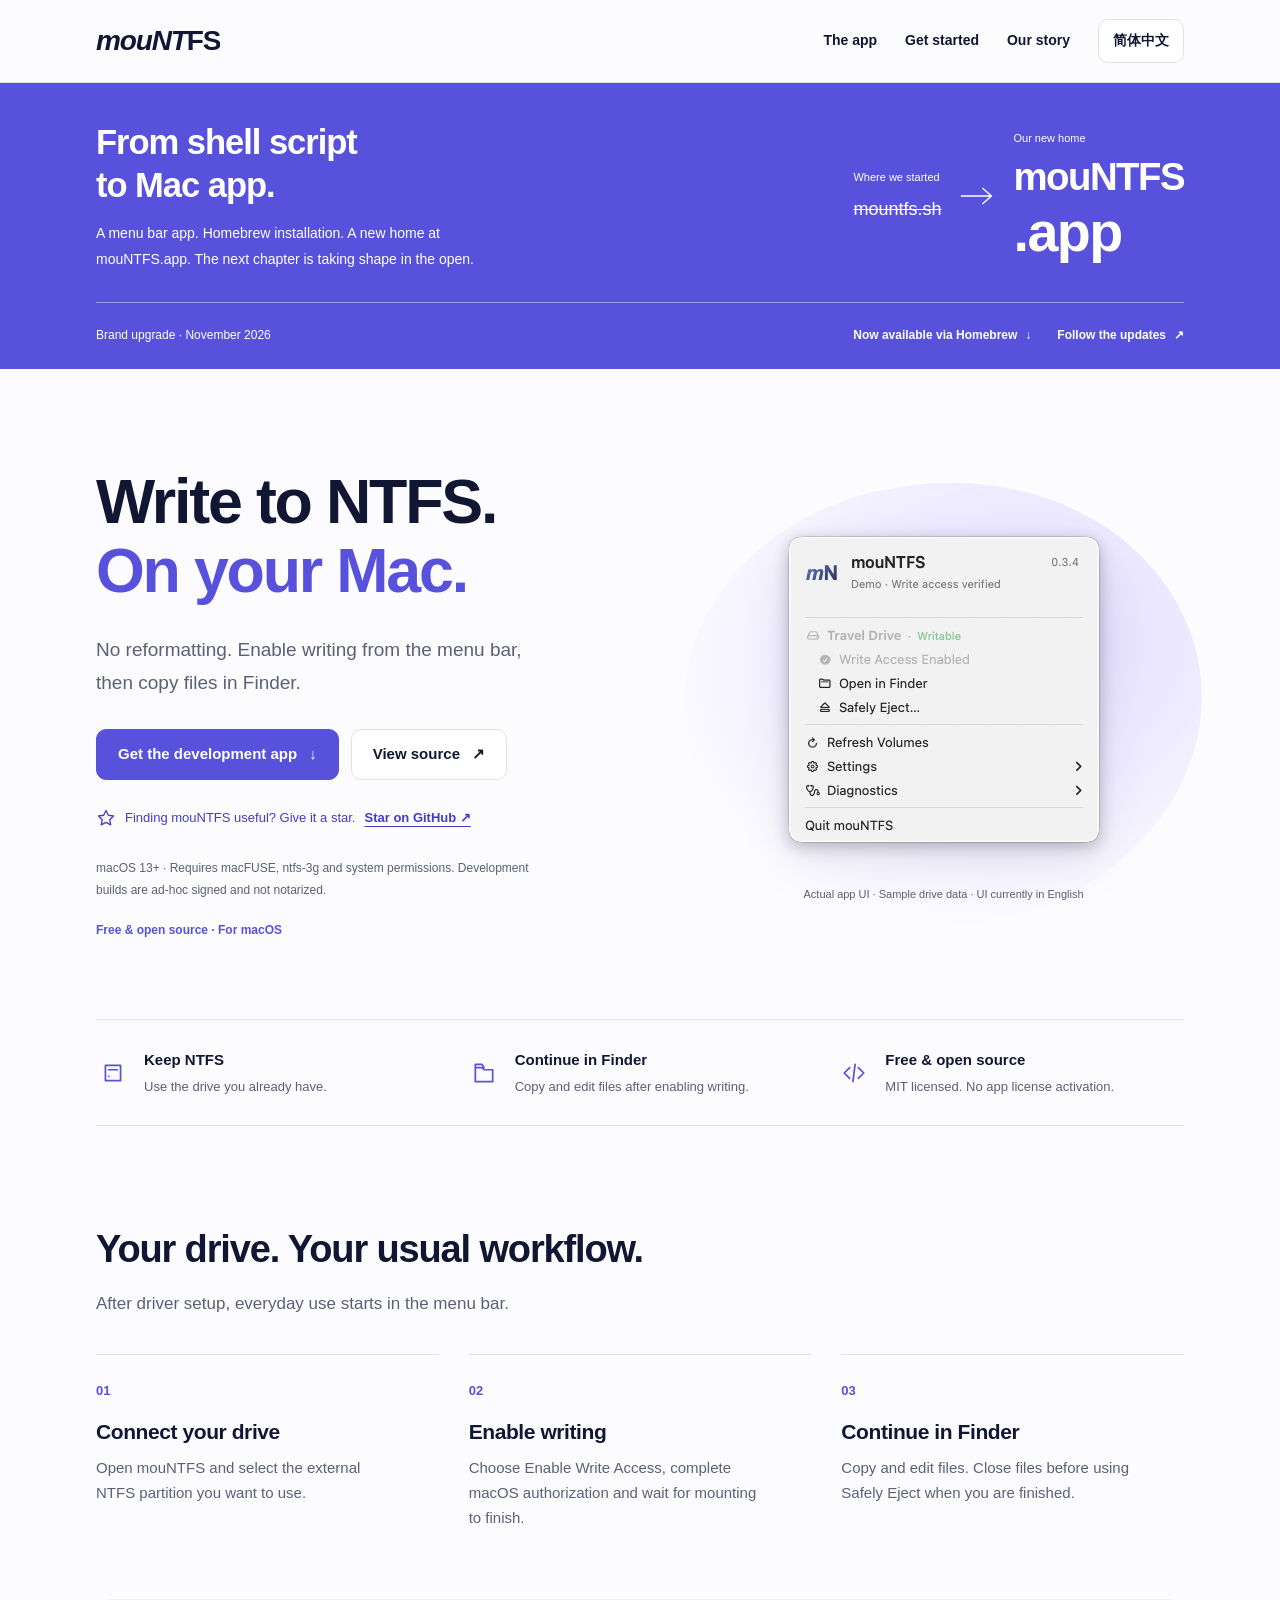
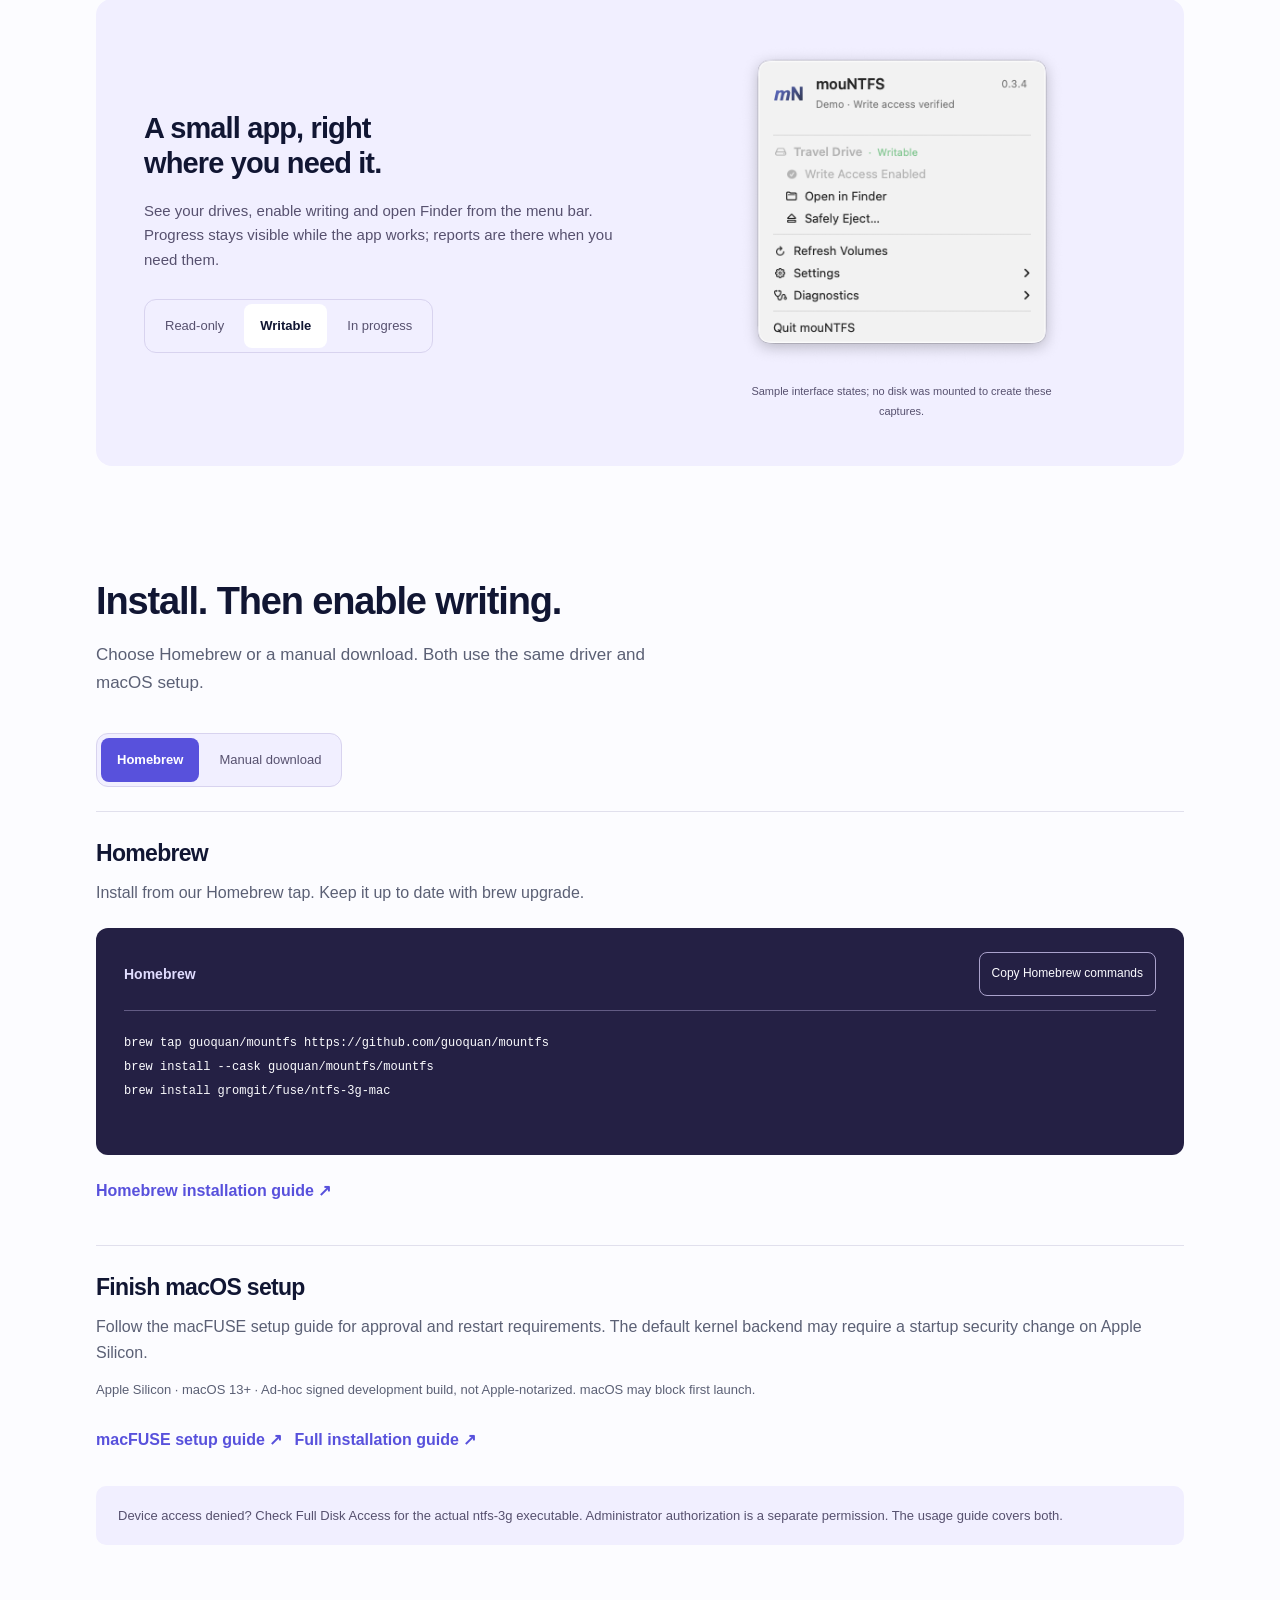
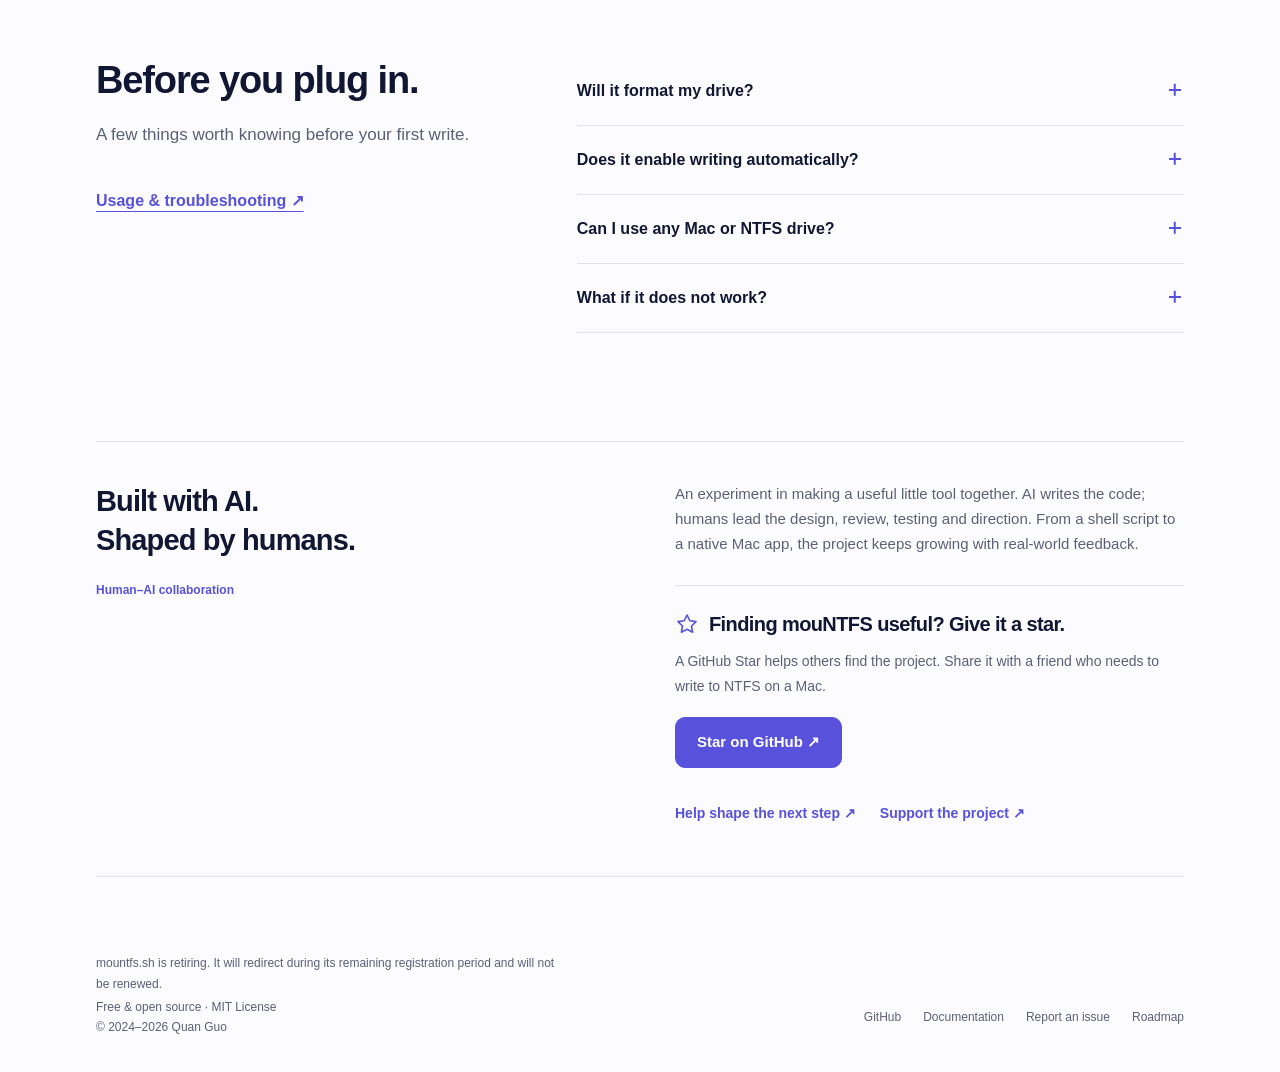
<file: index.html>
<!doctype html>
<html lang="en">
<head>
  <meta charset="utf-8"><meta name="viewport" content="width=device-width, initial-scale=1">
  <title>mouNTFS — Write to NTFS. On your Mac.</title><meta name="description" content="A free, open-source Mac menu bar app for external NTFS drives. Keep NTFS, enable writing and continue in Finder. Requires macFUSE and ntfs-3g.">
  <meta name="theme-color" content="#fcfcff"><link rel="canonical" href="https://mountfs.app/">
  <link rel="alternate" hreflang="en" href="https://mountfs.app/">
  <link rel="alternate" hreflang="zh-CN" href="https://mountfs.app/zh-CN.html">
  <link rel="alternate" hreflang="x-default" href="https://mountfs.app/">
  <meta property="og:type" content="website"><meta property="og:url" content="https://mountfs.app/">
  <meta property="og:title" content="mouNTFS — Write to NTFS. On your Mac."><meta property="og:description" content="A free, open-source Mac menu bar app for external NTFS drives. Keep NTFS, enable writing and continue in Finder. Requires macFUSE and ntfs-3g.">
  <meta property="og:locale" content="en_US">
  <meta property="og:image" content="https://mountfs.app/assets/brand-upgrade.jpg">
  <meta property="og:image:alt" content="mouNTFS — Write to NTFS. On your Mac."><meta property="og:image:width" content="1774"><meta property="og:image:height" content="887">
  <meta name="twitter:card" content="summary_large_image"><meta name="twitter:site" content="@guoquan">
  <meta name="twitter:image" content="https://mountfs.app/assets/brand-upgrade.jpg">
  <link rel="icon" type="image/svg+xml" href="assets/icon.svg">
  <link rel="stylesheet" href="assets/site.css"><script src="assets/site.js" defer></script>
</head>
<body class="en">
<a class="skip" href="#main">Skip to content</a>
<header class="header"><nav class="wrap nav" aria-label="Main navigation">
  <a href="index.html" class="wordmark" aria-label="mouNTFS"><span class="logo-prefix" aria-hidden="true">https://</span><span class="logo-name"><span class="mount">mouNT</span><span class="fs">FS</span></span><span class="logo-suffix" aria-hidden="true">.app</span></a>
  <div class="nav-links"><a class="desktop" href="#app">The app</a><a href="#get-started">Get started</a><a class="desktop" href="#story">Our story</a><a class="language" href="zh-CN.html" lang="zh-CN" hreflang="zh-CN">简体中文</a></div>
</nav></header>
<main id="main">
<section class="upgrade-banner" aria-labelledby="upgrade-title"><div class="wrap">
  <div class="upgrade-grid"><div class="upgrade-copy"><h2 id="upgrade-title">From shell script to Mac app.</h2><p>A menu bar app. Homebrew installation. A new home at mouNTFS.app. The next chapter is taking shape in the open.</p></div>
    <div class="upgrade-domain" aria-label="Website moves from mountfs.sh to mountfs.app"><div class="domain-before"><span>Where we started</span><s>mountfs.sh</s></div><svg viewBox="0 0 40 24" aria-hidden="true"><path d="M2 12h34M26 3l10 9-10 9"/></svg><div class="domain-after"><span>Our new home</span><strong>mouNTFS<span>.app</span></strong></div></div>
  </div>
  <div class="upgrade-footer"><time datetime="2026-11">Brand upgrade · November 2026</time><div class="upgrade-links"><div class="brew-announcement"><a href="#get-started">Now available via Homebrew <span aria-hidden="true">↓</span></a></div><a data-update-link href="https://github.com/guoquan/mountfs/releases">Follow the updates <span aria-hidden="true">↗</span></a></div></div>
</div></section>
<section class="hero"><div class="wrap"><div class="hero-grid">
  <div class="hero-text">
    <h1>Write to NTFS.<span>On your Mac.</span></h1><p class="hero-copy">No reformatting. Enable writing from the menu bar, then copy files in Finder.</p>
    <div class="actions"><a class="button primary" href="https://github.com/guoquan/mountfs/releases">Get the development app<span aria-hidden="true">↓</span></a><a class="button" href="https://github.com/guoquan/mountfs/tree/main">View source<span aria-hidden="true">↗</span></a></div>
    <a class="hero-star" data-hero-star href="https://github.com/guoquan/mountfs"><svg viewBox="0 0 24 24" aria-hidden="true"><path d="m12 3 2.8 5.7 6.2.9-4.5 4.4 1.1 6.2-5.6-2.9-5.6 2.9 1.1-6.2L3 9.6l6.2-.9Z"/></svg><span>Finding mouNTFS useful? Give it a star.</span><strong>Star on GitHub ↗</strong></a>
    <p class="fine">macOS 13+ · Requires macFUSE, ntfs-3g and system permissions. Development builds are ad-hoc signed and not notarized.</p><p class="hero-signoff">Free &amp; open source · For macOS</p>
  </div>
  <figure class="hero-art"><img class="app-image" src="assets/menu-writable.png" alt="Actual mouNTFS menu with a sample drive marked writable" width="356" height="351" fetchpriority="high"><figcaption>Actual app UI · Sample drive data · UI currently in English</figcaption></figure>
</div><div class="benefits"><div class="benefit"><span class="symbol" aria-hidden="true"><svg viewBox="0 0 24 24" fill="none" stroke="currentColor" stroke-width="1.6" stroke-linecap="round" stroke-linejoin="round"><path d="M5 5h14v14H5zM8 15h.01M8 9h8"/></svg></span><div><strong>Keep NTFS</strong><p>Use the drive you already have.</p></div></div><div class="benefit"><span class="symbol" aria-hidden="true"><svg viewBox="0 0 24 24" fill="none" stroke="currentColor" stroke-width="1.6" stroke-linecap="round" stroke-linejoin="round"><path d="M4 7h6l2 2h8v11H4zM4 7V4h6l2 3"/></svg></span><div><strong>Continue in Finder</strong><p>Copy and edit files after enabling writing.</p></div></div><div class="benefit"><span class="symbol" aria-hidden="true"><svg viewBox="0 0 24 24" fill="none" stroke="currentColor" stroke-width="1.6" stroke-linecap="round" stroke-linejoin="round"><path d="m8 7-5 5 5 5m8-10 5 5-5 5m-3-13-2 16"/></svg></span><div><strong>Free &amp; open source</strong><p>MIT licensed. No app license activation.</p></div></div></div></div></section>
<section id="app" class="section wrap"><div class="section-head"><h2>Your drive. Your usual workflow.</h2><p>After driver setup, everyday use starts in the menu bar.</p></div>
  <div class="steps"><article class="step"><div class="number">01</div><h3>Connect your drive</h3><p>Open mouNTFS and select the external NTFS partition you want to use.</p></article><article class="step"><div class="number">02</div><h3>Enable writing</h3><p>Choose Enable Write Access, complete macOS authorization and wait for mounting to finish.</p></article><article class="step"><div class="number">03</div><h3>Continue in Finder</h3><p>Copy and edit files. Close files before using Safely Eject when you are finished.</p></article></div>
  <div class="showcase"><div><h3>A small app, right where you need it.</h3><p>See your drives, enable writing and open Finder from the menu bar. Progress stays visible while the app works; reports are there when you need them.</p>
    <div class="tabs" role="tablist" aria-label="Example app states" data-tabs><button class="tab" role="tab" id="tab-0" aria-controls="panel-0" aria-selected="false" tabindex="-1">Read-only</button><button class="tab" role="tab" id="tab-1" aria-controls="panel-1" aria-selected="true" tabindex="0">Writable</button><button class="tab" role="tab" id="tab-2" aria-controls="panel-2" aria-selected="false" tabindex="-1">In progress</button></div>
    <noscript><p class="no-js">The writable example is shown below. Enable JavaScript to switch between all three examples.</p></noscript>
  </div><figure class="preview"><div id="panel-0" role="tabpanel" aria-labelledby="tab-0" tabindex="0" hidden><img src="assets/menu-readonly.png" alt="Actual menu with a read-only sample NTFS drive" width="356" height="351" loading="lazy"></div><div id="panel-1" role="tabpanel" aria-labelledby="tab-1" tabindex="0" ><img src="assets/menu-writable.png" alt="Actual menu with a writable sample NTFS drive" width="356" height="351" loading="lazy"></div><div id="panel-2" role="tabpanel" aria-labelledby="tab-2" tabindex="0" hidden><img src="assets/menu-progress.png" alt="Actual menu during a sample mounting operation" width="356" height="351" loading="lazy"></div><figcaption>Sample interface states; no disk was mounted to create these captures.</figcaption></figure></div>
</section>
<section id="get-started" class="section wrap"><div class="section-head"><h2>Install. Then enable writing.</h2><p>Choose Homebrew or a manual download. Both use the same driver and macOS setup.</p></div>
  <div class="tabs install-tabs" role="tablist" aria-label="Installation method" data-tabs hidden>
    <button class="tab" id="install-tab-brew" role="tab" aria-controls="install-brew" aria-selected="true" tabindex="0">Homebrew</button>
    <button class="tab" id="install-tab-manual" role="tab" aria-controls="install-manual" aria-selected="false" tabindex="-1">Manual download</button>
  </div>
  <div class="installation">
    <div id="install-brew" class="install-panel" role="tabpanel" aria-labelledby="install-tab-brew" tabindex="0">
      <h3>Homebrew</h3><p>Install from our Homebrew tap. Keep it up to date with brew upgrade.</p>
      <div class="brew-install"><div class="brew-toolbar"><span>Homebrew</span><button class="brew-copy" data-copy="brew-commands" data-feedback="brew-feedback" data-success="Commands copied." data-fallback="Commands selected. Press ⌘C or Ctrl+C to copy.">Copy Homebrew commands</button></div>
        <pre><code id="brew-commands">brew tap guoquan/mountfs https://github.com/guoquan/mountfs
brew install --cask guoquan/mountfs/mountfs
brew install gromgit/fuse/ntfs-3g-mac</code></pre>
        <p id="brew-feedback" class="brew-feedback" role="status" aria-live="polite"></p>
      </div><a class="text-link install-guide" href="https://github.com/guoquan/mountfs/blob/main/docs/HOMEBREW.md">Homebrew installation guide ↗</a>
    </div>
    <div id="install-manual" class="install-panel" role="tabpanel" aria-labelledby="install-tab-manual" tabindex="0">
      <h3>Manual download</h3><p>Download the latest development build from GitHub Releases. These builds are ad-hoc signed and not Apple-notarized.</p><ol><li>Open the latest Release and choose the app ZIP under Assets for your Mac architecture (arm64 means Apple Silicon).</li><li>Download without signing in to GitHub. Extract the application ZIP once; SHA256SUMS.txt contains its checksum.</li><li>Quit the old app if updating, then place mouNTFS.app in Applications. Open it and connect your drive.</li></ol>
      <div class="actions"><a class="button primary" data-release-link href="https://github.com/guoquan/mountfs/releases">Browse Releases ↗</a></div>
      <p class="manual-driver-intro">With Homebrew installed, run these two commands:</p>
      <div class="command"><button class="copy" data-copy="driver-commands" data-success="Commands copied." data-fallback="Commands selected. Press ⌘C or Ctrl+C to copy.">Copy commands</button><pre><code id="driver-commands">brew install --cask macfuse
brew install gromgit/fuse/ntfs-3g-mac</code></pre></div><p id="copy-feedback" class="copy-feedback" role="status" aria-live="polite"></p>
    </div>
    <div class="install-common"><h3>Finish macOS setup</h3><p>Follow the macFUSE setup guide for approval and restart requirements. The default kernel backend may require a startup security change on Apple Silicon.</p><p class="install-requirements">Apple Silicon · macOS 13+ · Ad-hoc signed development build, not Apple-notarized. macOS may block first launch.</p>
      <div class="actions"><a class="text-link" href="https://github.com/macfuse/macfuse/wiki/Getting-Started">macFUSE setup guide ↗</a><a class="text-link" href="https://github.com/guoquan/mountfs/blob/main/docs/USAGE.en.md">Full installation guide ↗</a></div>
      <p class="notice">Device access denied? Check Full Disk Access for the actual ntfs-3g executable. Administrator authorization is a separate permission. The usage guide covers both.</p>
    </div>
  </div>
</section>
<section class="section wrap faq"><div class="section-head"><h2>Before you plug in.</h2><p>A few things worth knowing before your first write.</p><div class="actions"><a class="text-link" href="https://github.com/guoquan/mountfs/blob/main/docs/USAGE.en.md">Usage &amp; troubleshooting ↗</a></div></div><div><details><summary>Will it format my drive?</summary><p>No. mouNTFS enables writing to an existing external NTFS partition. It does not format drives. A damaged or hibernated volume may need attention in Windows before writing can be enabled.</p></details><details><summary>Does it enable writing automatically?</summary><p>No. Connecting a drive updates the list; you choose when to enable writing. macOS may request administrator authorization during an operation. The app does not save your password.</p></details><details><summary>Can I use any Mac or NTFS drive?</summary><p>The app requires macOS 13+ and compatible drivers. Ordinary mounting has limited user-reported success on Apple Silicon; broader hardware and driver combinations still need testing. Only external NTFS partitions are mount targets.</p></details><details><summary>What if it does not work?</summary><p>Open Diagnostics for the operation log and read-only disk scan. Check the usage guide for driver compatibility, permissions and busy drives. Do not format a drive just because an operation failed.</p></details></div></section>
<div class="wrap"><section class="story" id="story"><div><h2>Built with AI.<br>Shaped by humans.</h2><p class="story-label">Human–AI collaboration</p></div><div><p>An experiment in making a useful little tool together. AI writes the code; humans lead the design, review, testing and direction. From a shell script to a native Mac app, the project keeps growing with real-world feedback.</p><div class="star-ask"><h3><svg viewBox="0 0 24 24" aria-hidden="true"><path d="m12 3 2.8 5.7 6.2.9-4.5 4.4 1.1 6.2-5.6-2.9-5.6 2.9 1.1-6.2L3 9.6l6.2-.9Z"/></svg>Finding mouNTFS useful? Give it a star.</h3><p>A GitHub Star helps others find the project. Share it with a friend who needs to write to NTFS on a Mac.</p><a class="button primary" data-star-link href="https://github.com/guoquan/mountfs">Star on GitHub ↗</a></div><div class="actions"><a class="text-link" href="https://github.com/guoquan/mountfs/blob/main/CONTRIBUTING.md">Help shape the next step ↗</a><a class="text-link" href="https://github.com/sponsors/guoquan">Support the project ↗</a></div></div></section></div>
</main>
<aside class="wrap"><p class="fine">mountfs.sh is retiring. It will redirect during its remaining registration period and will not be renewed.</p></aside>
<footer class="footer"><div class="wrap footer-row"><div>Free &amp; open source · MIT License<br>© 2024–2026 <a href="https://guoquan.net">Quan Guo</a></div><div class="footer-links"><a href="https://github.com/guoquan/mountfs">GitHub</a><a href="https://github.com/guoquan/mountfs/blob/main/docs/USAGE.en.md">Documentation</a><a href="https://github.com/guoquan/mountfs/issues">Report an issue</a><a href="https://github.com/guoquan/mountfs/blob/main/ROADMAP.md">Roadmap</a></div></div></footer>
</body></html>
</file>
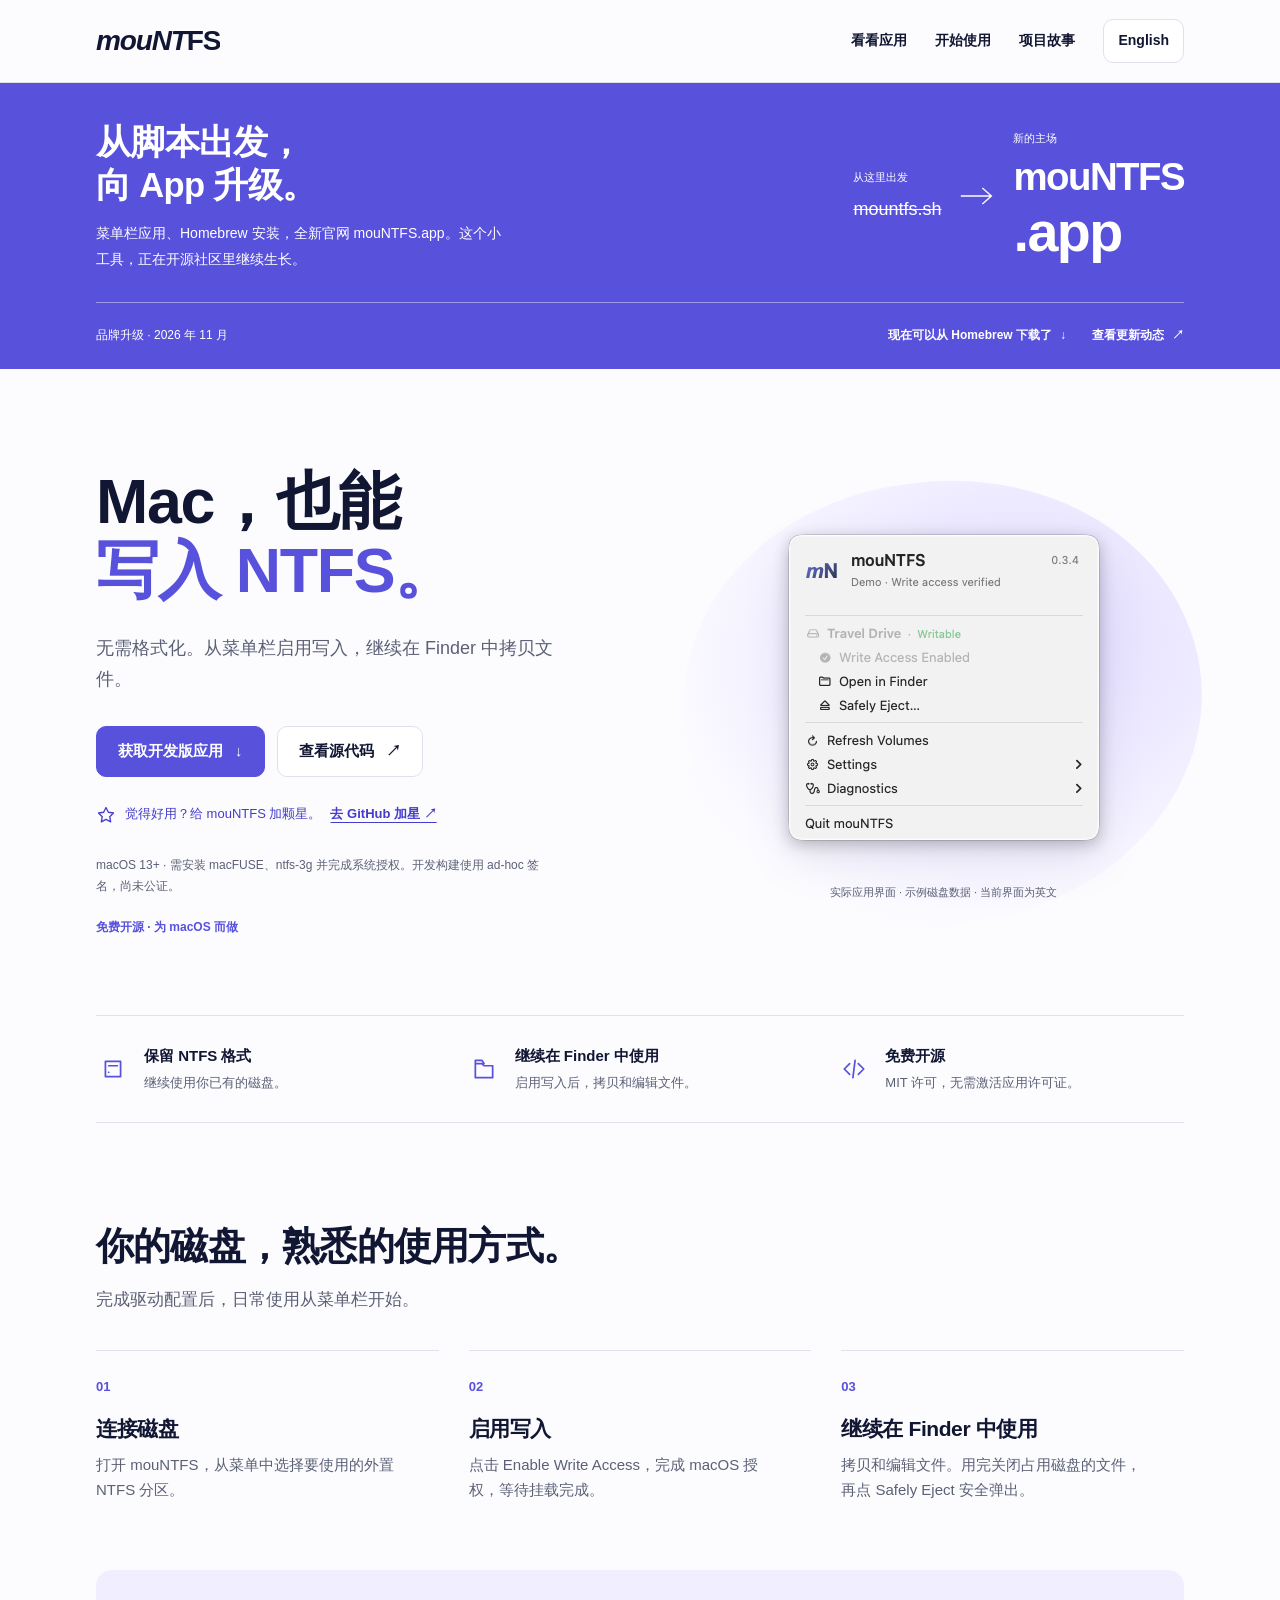
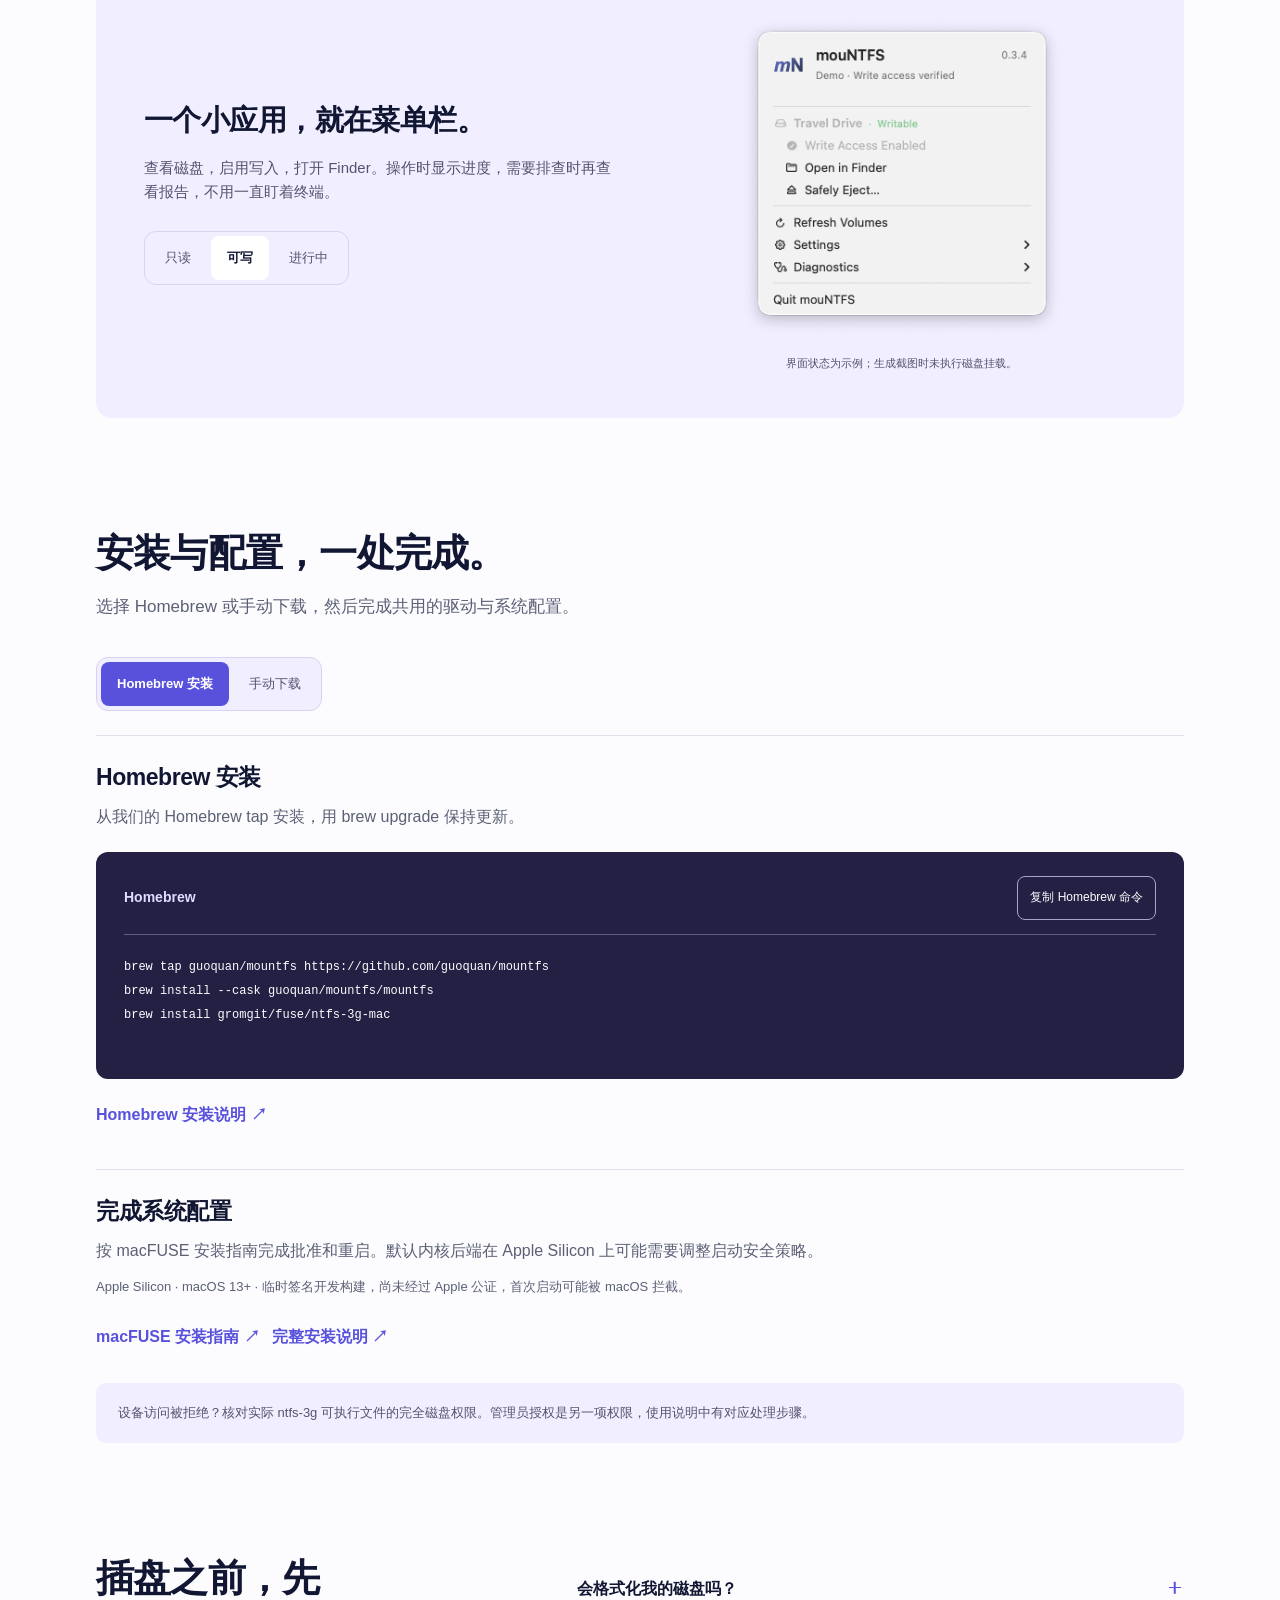
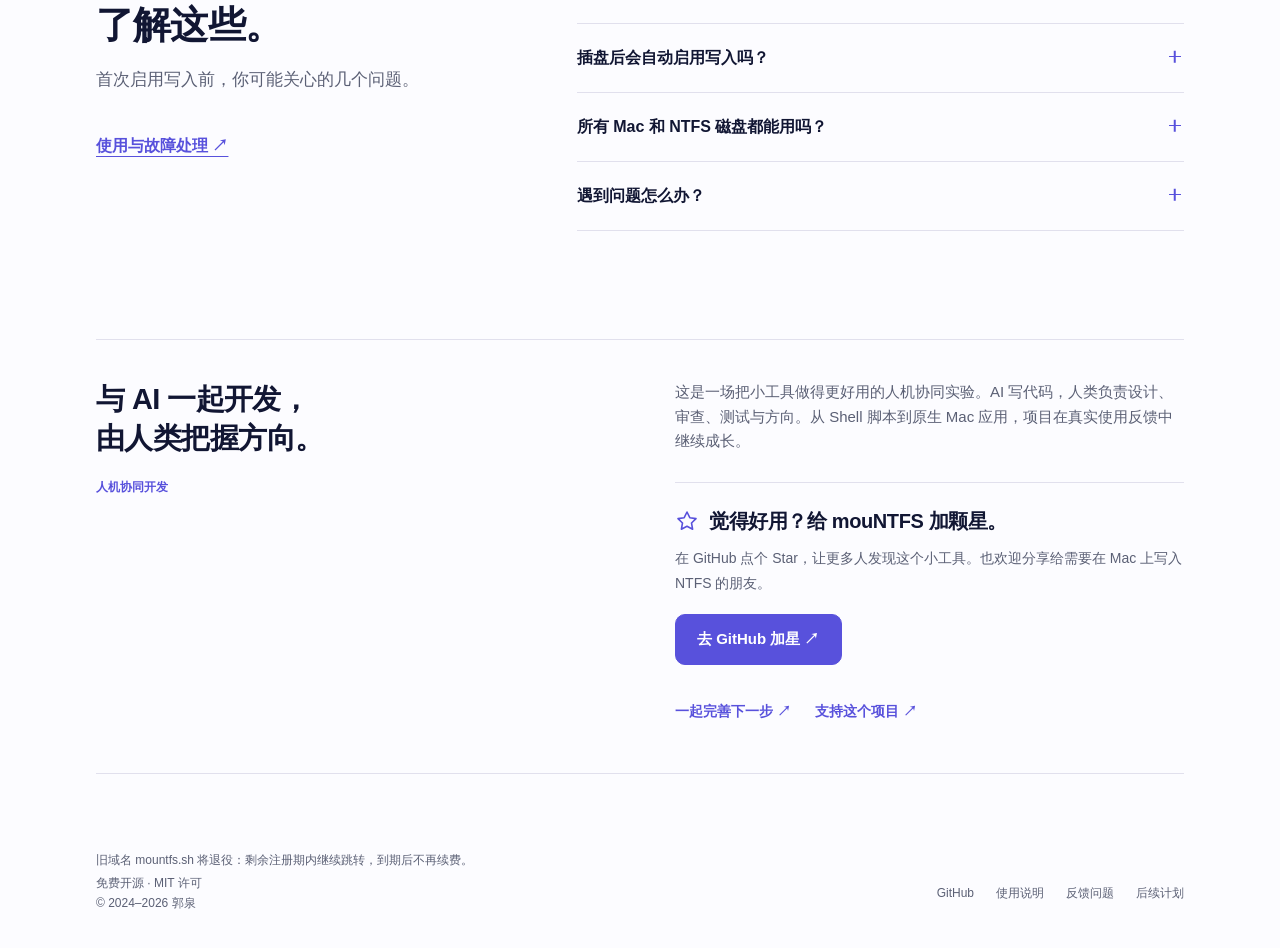
<file: zh-CN.html>
<!doctype html>
<html lang="zh-CN">
<head>
  <meta charset="utf-8"><meta name="viewport" content="width=device-width, initial-scale=1">
  <title>mouNTFS — Mac，也能写入 NTFS。</title><meta name="description" content="免费开源的 Mac NTFS 菜单栏工具。保留磁盘格式，启用写入，继续在 Finder 中使用。需安装 macFUSE 与 ntfs-3g。">
  <meta name="theme-color" content="#fcfcff"><link rel="canonical" href="https://mountfs.app/zh-CN.html">
  <link rel="alternate" hreflang="en" href="https://mountfs.app/">
  <link rel="alternate" hreflang="zh-CN" href="https://mountfs.app/zh-CN.html">
  <link rel="alternate" hreflang="x-default" href="https://mountfs.app/">
  <meta property="og:type" content="website"><meta property="og:url" content="https://mountfs.app/zh-CN.html">
  <meta property="og:title" content="mouNTFS — Mac，也能写入 NTFS。"><meta property="og:description" content="免费开源的 Mac NTFS 菜单栏工具。保留磁盘格式，启用写入，继续在 Finder 中使用。需安装 macFUSE 与 ntfs-3g。">
  <meta property="og:locale" content="zh_CN">
  <meta property="og:image" content="https://mountfs.app/assets/brand-upgrade.jpg">
  <meta property="og:image:alt" content="mouNTFS — Mac，也能写入 NTFS。"><meta property="og:image:width" content="1774"><meta property="og:image:height" content="887">
  <meta name="twitter:card" content="summary_large_image"><meta name="twitter:site" content="@guoquan">
  <meta name="twitter:image" content="https://mountfs.app/assets/brand-upgrade.jpg">
  <link rel="icon" type="image/svg+xml" href="assets/icon.svg">
  <link rel="stylesheet" href="assets/site.css"><script src="assets/site.js" defer></script>
</head>
<body class="zh">
<a class="skip" href="#main">跳到正文</a>
<header class="header"><nav class="wrap nav" aria-label="主导航">
  <a href="zh-CN.html" class="wordmark" aria-label="mouNTFS"><span class="logo-prefix" aria-hidden="true">https://</span><span class="logo-name"><span class="mount">mouNT</span><span class="fs">FS</span></span><span class="logo-suffix" aria-hidden="true">.app</span></a>
  <div class="nav-links"><a class="desktop" href="#app">看看应用</a><a href="#get-started">开始使用</a><a class="desktop" href="#story">项目故事</a><a class="language" href="index.html" lang="en" hreflang="en">English</a></div>
</nav></header>
<main id="main">
<section class="upgrade-banner" aria-labelledby="upgrade-title"><div class="wrap">
  <div class="upgrade-grid"><div class="upgrade-copy"><h2 id="upgrade-title">从脚本出发，向 App 升级。</h2><p>菜单栏应用、Homebrew 安装，全新官网 mouNTFS.app。这个小工具，正在开源社区里继续生长。</p></div>
    <div class="upgrade-domain" aria-label="官网从 mountfs.sh 迁至 mountfs.app"><div class="domain-before"><span>从这里出发</span><s>mountfs.sh</s></div><svg viewBox="0 0 40 24" aria-hidden="true"><path d="M2 12h34M26 3l10 9-10 9"/></svg><div class="domain-after"><span>新的主场</span><strong>mouNTFS<span>.app</span></strong></div></div>
  </div>
  <div class="upgrade-footer"><time datetime="2026-11">品牌升级 · 2026 年 11 月</time><div class="upgrade-links"><div class="brew-announcement"><a href="#get-started">现在可以从 Homebrew 下载了 <span aria-hidden="true">↓</span></a></div><a data-update-link href="https://github.com/guoquan/mountfs/releases">查看更新动态 <span aria-hidden="true">↗</span></a></div></div>
</div></section>
<section class="hero"><div class="wrap"><div class="hero-grid">
  <div class="hero-text">
    <h1>Mac，也能<span>写入 NTFS。</span></h1><p class="hero-copy">无需格式化。从菜单栏启用写入，继续在 Finder 中拷贝文件。</p>
    <div class="actions"><a class="button primary" href="https://github.com/guoquan/mountfs/releases">获取开发版应用<span aria-hidden="true">↓</span></a><a class="button" href="https://github.com/guoquan/mountfs/tree/main">查看源代码<span aria-hidden="true">↗</span></a></div>
    <a class="hero-star" data-hero-star href="https://github.com/guoquan/mountfs"><svg viewBox="0 0 24 24" aria-hidden="true"><path d="m12 3 2.8 5.7 6.2.9-4.5 4.4 1.1 6.2-5.6-2.9-5.6 2.9 1.1-6.2L3 9.6l6.2-.9Z"/></svg><span>觉得好用？给 mouNTFS 加颗星。</span><strong>去 GitHub 加星 ↗</strong></a>
    <p class="fine">macOS 13+ · 需安装 macFUSE、ntfs-3g 并完成系统授权。开发构建使用 ad-hoc 签名，尚未公证。</p><p class="hero-signoff">免费开源 · 为 macOS 而做</p>
  </div>
  <figure class="hero-art"><img class="app-image" src="assets/menu-writable.png" alt="mouNTFS 实际菜单界面，示例磁盘显示可写状态" width="356" height="351" fetchpriority="high"><figcaption>实际应用界面 · 示例磁盘数据 · 当前界面为英文</figcaption></figure>
</div><div class="benefits"><div class="benefit"><span class="symbol" aria-hidden="true"><svg viewBox="0 0 24 24" fill="none" stroke="currentColor" stroke-width="1.6" stroke-linecap="round" stroke-linejoin="round"><path d="M5 5h14v14H5zM8 15h.01M8 9h8"/></svg></span><div><strong>保留 NTFS 格式</strong><p>继续使用你已有的磁盘。</p></div></div><div class="benefit"><span class="symbol" aria-hidden="true"><svg viewBox="0 0 24 24" fill="none" stroke="currentColor" stroke-width="1.6" stroke-linecap="round" stroke-linejoin="round"><path d="M4 7h6l2 2h8v11H4zM4 7V4h6l2 3"/></svg></span><div><strong>继续在 Finder 中使用</strong><p>启用写入后，拷贝和编辑文件。</p></div></div><div class="benefit"><span class="symbol" aria-hidden="true"><svg viewBox="0 0 24 24" fill="none" stroke="currentColor" stroke-width="1.6" stroke-linecap="round" stroke-linejoin="round"><path d="m8 7-5 5 5 5m8-10 5 5-5 5m-3-13-2 16"/></svg></span><div><strong>免费开源</strong><p>MIT 许可，无需激活应用许可证。</p></div></div></div></div></section>
<section id="app" class="section wrap"><div class="section-head"><h2>你的磁盘，<br class="mobile-break">熟悉的使用方式。</h2><p>完成驱动配置后，日常使用从菜单栏开始。</p></div>
  <div class="steps"><article class="step"><div class="number">01</div><h3>连接磁盘</h3><p>打开 mouNTFS，从菜单中选择要使用的外置 NTFS 分区。</p></article><article class="step"><div class="number">02</div><h3>启用写入</h3><p>点击 Enable Write Access，完成 macOS 授权，等待挂载完成。</p></article><article class="step"><div class="number">03</div><h3>继续在 Finder 中使用</h3><p>拷贝和编辑文件。用完关闭占用磁盘的文件，再点 Safely Eject 安全弹出。</p></article></div>
  <div class="showcase"><div><h3>一个小应用，就在菜单栏。</h3><p>查看磁盘，启用写入，打开 Finder。操作时显示进度，需要排查时再查看报告，不用一直盯着终端。</p>
    <div class="tabs" role="tablist" aria-label="应用界面示例状态" data-tabs><button class="tab" role="tab" id="tab-0" aria-controls="panel-0" aria-selected="false" tabindex="-1">只读</button><button class="tab" role="tab" id="tab-1" aria-controls="panel-1" aria-selected="true" tabindex="0">可写</button><button class="tab" role="tab" id="tab-2" aria-controls="panel-2" aria-selected="false" tabindex="-1">进行中</button></div>
    <noscript><p class="no-js">下方显示可写示例。启用 JavaScript 后可切换三个界面示例。</p></noscript>
  </div><figure class="preview"><div id="panel-0" role="tabpanel" aria-labelledby="tab-0" tabindex="0" hidden><img src="assets/menu-readonly.png" alt="实际菜单界面，显示只读示例 NTFS 磁盘" width="356" height="351" loading="lazy"></div><div id="panel-1" role="tabpanel" aria-labelledby="tab-1" tabindex="0" ><img src="assets/menu-writable.png" alt="实际菜单界面，显示可写示例 NTFS 磁盘" width="356" height="351" loading="lazy"></div><div id="panel-2" role="tabpanel" aria-labelledby="tab-2" tabindex="0" hidden><img src="assets/menu-progress.png" alt="实际菜单界面，显示挂载操作进行中的示例状态" width="356" height="351" loading="lazy"></div><figcaption>界面状态为示例；生成截图时未执行磁盘挂载。</figcaption></figure></div>
</section>
<section id="get-started" class="section wrap"><div class="section-head"><h2>安装与配置，<br class="mobile-break">一处完成。</h2><p>选择 Homebrew 或手动下载，然后完成共用的驱动与系统配置。</p></div>
  <div class="tabs install-tabs" role="tablist" aria-label="安装方式" data-tabs hidden>
    <button class="tab" id="install-tab-brew" role="tab" aria-controls="install-brew" aria-selected="true" tabindex="0">Homebrew 安装</button>
    <button class="tab" id="install-tab-manual" role="tab" aria-controls="install-manual" aria-selected="false" tabindex="-1">手动下载</button>
  </div>
  <div class="installation">
    <div id="install-brew" class="install-panel" role="tabpanel" aria-labelledby="install-tab-brew" tabindex="0">
      <h3>Homebrew 安装</h3><p>从我们的 Homebrew tap 安装，用 brew upgrade 保持更新。</p>
      <div class="brew-install"><div class="brew-toolbar"><span>Homebrew</span><button class="brew-copy" data-copy="brew-commands" data-feedback="brew-feedback" data-success="命令已复制。" data-fallback="命令已选中，请按 ⌘C 或 Ctrl+C 复制。">复制 Homebrew 命令</button></div>
        <pre><code id="brew-commands">brew tap guoquan/mountfs https://github.com/guoquan/mountfs
brew install --cask guoquan/mountfs/mountfs
brew install gromgit/fuse/ntfs-3g-mac</code></pre>
        <p id="brew-feedback" class="brew-feedback" role="status" aria-live="polite"></p>
      </div><a class="text-link install-guide" href="https://github.com/guoquan/mountfs/blob/main/docs/HOMEBREW.md">Homebrew 安装说明 ↗</a>
    </div>
    <div id="install-manual" class="install-panel" role="tabpanel" aria-labelledby="install-tab-manual" tabindex="0">
      <h3>手动下载</h3><p>从 GitHub Releases 下载最新开发构建。当前仍使用临时签名，尚未经过 Apple 公证。</p><ol><li>打开最新 Release，在 Assets 中选择匹配 Mac 架构的应用 ZIP（arm64 为 Apple Silicon）。</li><li>无需登录 GitHub 即可下载。解压应用 ZIP 一次；SHA256SUMS.txt 提供校验值。</li><li>更新时先退出旧应用，再将 mouNTFS.app 放入 Applications。打开应用，连接磁盘。</li></ol>
      <div class="actions"><a class="button primary" data-release-link href="https://github.com/guoquan/mountfs/releases">查看 Releases ↗</a></div>
      <p class="manual-driver-intro">安装 Homebrew 后，执行这两条命令：</p>
      <div class="command"><button class="copy" data-copy="driver-commands" data-success="命令已复制。" data-fallback="命令已选中，请按 ⌘C 或 Ctrl+C 复制。">复制命令</button><pre><code id="driver-commands">brew install --cask macfuse
brew install gromgit/fuse/ntfs-3g-mac</code></pre></div><p id="copy-feedback" class="copy-feedback" role="status" aria-live="polite"></p>
    </div>
    <div class="install-common"><h3>完成系统配置</h3><p>按 macFUSE 安装指南完成批准和重启。默认内核后端在 Apple Silicon 上可能需要调整启动安全策略。</p><p class="install-requirements">Apple Silicon · macOS 13+ · 临时签名开发构建，尚未经过 Apple 公证，首次启动可能被 macOS 拦截。</p>
      <div class="actions"><a class="text-link" href="https://github.com/macfuse/macfuse/wiki/Getting-Started">macFUSE 安装指南 ↗</a><a class="text-link" href="https://github.com/guoquan/mountfs/blob/main/docs/USAGE.zh-CN.md">完整安装说明 ↗</a></div>
      <p class="notice">设备访问被拒绝？核对实际 ntfs-3g 可执行文件的完全磁盘权限。管理员授权是另一项权限，使用说明中有对应处理步骤。</p>
    </div>
  </div>
</section>
<section class="section wrap faq"><div class="section-head"><h2>插盘之前，先了解这些。</h2><p>首次启用写入前，你可能关心的几个问题。</p><div class="actions"><a class="text-link" href="https://github.com/guoquan/mountfs/blob/main/docs/USAGE.zh-CN.md">使用与故障处理 ↗</a></div></div><div><details><summary>会格式化我的磁盘吗？</summary><p>不会。mouNTFS 为已有外置 NTFS 分区启用写入，不格式化磁盘。损坏或处于休眠状态的卷，可能需要先在 Windows 中处理，才能启用写入。</p></details><details><summary>插盘后会自动启用写入吗？</summary><p>不会。插盘只更新列表，由你决定何时启用写入。操作时 macOS 可能要求管理员授权，应用不保存密码。</p></details><details><summary>所有 Mac 和 NTFS 磁盘都能用吗？</summary><p>应用需要 macOS 13 或以上及兼容驱动。普通挂载已有有限的 Apple Silicon 使用反馈，更多硬件和驱动组合仍需验证；目前只处理外置 NTFS 分区。</p></details><details><summary>遇到问题怎么办？</summary><p>在 Diagnostics 中查看操作日志和只读磁盘扫描。使用说明涵盖驱动兼容、权限及磁盘忙碌等情况。不要因为操作失败就格式化磁盘。</p></details></div></section>
<div class="wrap"><section class="story" id="story"><div><h2>与 AI 一起开发，<br>由人类把握方向。</h2><p class="story-label">人机协同开发</p></div><div><p>这是一场把小工具做得更好用的人机协同实验。AI 写代码，人类负责设计、审查、测试与方向。从 Shell 脚本到原生 Mac 应用，项目在真实使用反馈中继续成长。</p><div class="star-ask"><h3><svg viewBox="0 0 24 24" aria-hidden="true"><path d="m12 3 2.8 5.7 6.2.9-4.5 4.4 1.1 6.2-5.6-2.9-5.6 2.9 1.1-6.2L3 9.6l6.2-.9Z"/></svg>觉得好用？给 mouNTFS 加颗星。</h3><p>在 GitHub 点个 Star，让更多人发现这个小工具。也欢迎分享给需要在 Mac 上写入 NTFS 的朋友。</p><a class="button primary" data-star-link href="https://github.com/guoquan/mountfs">去 GitHub 加星 ↗</a></div><div class="actions"><a class="text-link" href="https://github.com/guoquan/mountfs/blob/main/CONTRIBUTING.md">一起完善下一步 ↗</a><a class="text-link" href="https://github.com/sponsors/guoquan">支持这个项目 ↗</a></div></div></section></div>
</main>
<aside class="wrap"><p class="fine">旧域名 mountfs.sh 将退役：剩余注册期内继续跳转，到期后不再续费。</p></aside>
<footer class="footer"><div class="wrap footer-row"><div>免费开源 · MIT 许可<br>© 2024–2026 <a href="https://guoquan.net">郭泉</a></div><div class="footer-links"><a href="https://github.com/guoquan/mountfs">GitHub</a><a href="https://github.com/guoquan/mountfs/blob/main/docs/USAGE.zh-CN.md">使用说明</a><a href="https://github.com/guoquan/mountfs/issues">反馈问题</a><a href="https://github.com/guoquan/mountfs/blob/main/ROADMAP.md">后续计划</a></div></div></footer>
</body></html>
</file>
<file: assets/site.css>
/* Shared, local styling for the two language editions. */
:root {
  --ink: #111633;
  --muted: #5b6075;
  --accent: #5851dc;
  --accent-hover: #443ccb;
  --border: #e1e0ed;
  --paper: #fcfcff;
  --lavender: #f1efff;
  --on-lavender: #57516f;
  --radius: 16px;
  --ease: cubic-bezier(.16, 1, .3, 1);
}
* { box-sizing: border-box; }
html { scroll-behavior: smooth; scroll-padding-top: 100px; scrollbar-color: #b4afda var(--paper); }
body { margin: 0; background: var(--paper); color: var(--ink); font: 16px/1.65 -apple-system, BlinkMacSystemFont, "Segoe UI", "Noto Sans", "Noto Sans CJK SC", Arial, sans-serif; -webkit-font-smoothing: antialiased; }
::selection { background: #dcd8ff; color: var(--ink); }
a { color: inherit; text-decoration: none; text-underline-offset: 5px; }
button { font: inherit; cursor: pointer; }
a, button, summary { -webkit-tap-highlight-color: transparent; }
img { max-width: 100%; height: auto; display: block; }
h1, h2, h3, p { margin: 0; }
h1, h2, h3 { line-height: 1.2; letter-spacing: -.03em; text-wrap: balance; }
p { color: var(--muted); }
button:focus-visible, a:focus-visible, summary:focus-visible, [role="tabpanel"]:focus-visible { outline: 3px solid var(--accent); outline-offset: 5px; }
button:disabled { cursor: default; opacity: .65; }
section { scroll-margin-top: 100px; }
.wrap { max-width: 1152px; margin: auto; padding: 0 32px; }
.skip { position: absolute; left: 16px; top: -80px; padding: 12px; background: white; z-index: 20; }
.skip:focus { top: 10px; }
.header { border-bottom: 1px solid var(--border); background: var(--paper); position: sticky; top: 0; z-index: 10; }
.nav { min-height: 82px; display: flex; align-items: center; justify-content: space-between; gap: 20px; }
.wordmark { font-size: 28px; font-weight: 750; letter-spacing: -.04em; white-space: nowrap; }
.wordmark .mount { font-style: italic; color: var(--accent); }
.wordmark .fs { color: var(--ink); }
.nav-links { display: flex; align-items: center; gap: 28px; font-size: 14px; font-weight: 600; }
.nav-links a { display: inline-flex; align-items: center; min-height: 44px; }
.nav-links a:hover, .text-link:hover { text-decoration: underline; }
.language { border: 1px solid var(--border); border-radius: 10px; padding: 6px 14px; background: white; }
.language:hover { border-color: var(--accent); }
.hero { position: relative; overflow: hidden; }
.hero-grid { display: grid; grid-template-columns: 1.15fr 1fr; gap: 54px; align-items: center; padding: 98px 0 78px; }
.hero-text { min-width: 0; }
.hero h1 { font-size: clamp(48px, 4.9vw, 68px); font-weight: 760; line-height: 1.1; margin-bottom: 28px; letter-spacing: -.035em; }
.hero h1 span { display: block; color: var(--accent); }
.hero-copy { font-size: 19px; max-width: 460px; line-height: 1.75; }
.actions { display: flex; gap: 12px; align-items: center; flex-wrap: wrap; margin-top: 30px; }
.button { border: 1px solid var(--border); padding: 12px 21px; min-height: 48px; display: inline-flex; align-items: center; justify-content: center; gap: 12px; border-radius: 10px; font-weight: 650; font-size: 15px; background: white; transition: background .2s var(--ease), border-color .2s var(--ease); }
.button:hover { background: var(--lavender); border-color: #c5bff0; }
.button:active { background: #e4e0ff; }
.button.primary { background: var(--accent); color: white; border-color: var(--accent); }
.button.primary:hover { background: var(--accent-hover); border-color: var(--accent-hover); }
.button.primary:active { background: #3730aa; }
.fine { font-size: 12px; line-height: 1.8; margin-top: 18px; max-width: 460px; }
.hero-signoff { margin-top: 20px; font-size: 12px; font-weight: 650; color: var(--accent); }
.hero-art { isolation: isolate; margin: 0; min-width: 0; text-align: center; position: relative; padding: 35px 0 20px; }
.hero-art:before { content: ""; position: absolute; inset: 0 -18px; border-radius: 48% 52% 50% 45%; background: radial-gradient(ellipse at 65% 40%, #ded9ff 0%, #efecff 43%, #f6f5ff00 75%); transform: rotate(-9deg); z-index: -1; }
.hero-art .app-image { width: 356px; margin: 0 auto; filter: drop-shadow(0 18px 22px #30295215); }
.hero-art figcaption { font-size: 11px; line-height: 1.8; color: var(--muted); margin: 16px auto 0; max-width: 340px; }
.benefits { display: grid; grid-template-columns: repeat(3, 1fr); border-top: 1px solid var(--border); border-bottom: 1px solid var(--border); padding: 28px 0; gap: 24px; }
.benefit { display: flex; gap: 14px; align-items: center; }
.benefit .symbol { color: var(--accent); width: 34px; height: 34px; display: grid; place-items: center; flex-shrink: 0; }
.symbol svg { width: 26px; height: 26px; }
.benefit strong { display: block; font-size: 15px; }
.benefit p { font-size: 13px; margin-top: 3px; }
.section { padding-top: 100px; padding-bottom: 12px; }
.section-head { max-width: 650px; margin-bottom: 36px; }
.section h2 { font-size: 38px; line-height: 1.25; margin-bottom: 16px; font-weight: 720; }
.section-head p { font-size: 17px; max-width: 60ch; }
.steps { display: grid; grid-template-columns: repeat(3, 1fr); gap: 30px; }
.step { padding: 25px 0 24px; border-top: 1px solid var(--border); }
.step .number { font-size: 13px; color: var(--accent); font-weight: 700; font-variant-numeric: tabular-nums; margin-bottom: 18px; }
.step h3 { font-size: 21px; margin-bottom: 12px; letter-spacing: -.02em; }
.step p { font-size: 15px; max-width: 36ch; }
.showcase { display: grid; grid-template-columns: 1fr 1fr; gap: 54px; align-items: center; margin-top: 44px; padding: 44px 48px; background: var(--lavender); border-radius: var(--radius); }
.showcase h3 { font-size: 29px; margin-bottom: 18px; }
.showcase p { font-size: 15px; color: var(--on-lavender); }
.tabs { display: inline-flex; flex-wrap: wrap; gap: 4px; margin-top: 26px; padding: 4px; border: 1px solid #d8d3ef; border-radius: 12px; }
.tab { min-height: 44px; border: 0; background: transparent; color: var(--on-lavender); font-size: 13px; border-radius: 8px; padding: 9px 16px; transition: background .2s var(--ease), color .2s var(--ease); }
.tab:hover { background: #e6e1fb; color: var(--ink); }
.tab[aria-selected=true] { background: white; color: var(--ink); font-weight: 650; }
.preview { margin: 0; text-align: center; min-height: 350px; }
.preview img { width: 330px; margin: auto; }
.preview figcaption { font-size: 11px; line-height: 1.8; color: var(--on-lavender); margin: 14px auto 0; max-width: 310px; }
.no-js { font-size: 13px; margin-top: 12px; }
.install-grid { display: grid; grid-template-columns: 1fr 1fr; gap: 28px; }
.install-card { border: 1px solid var(--border); border-radius: var(--radius); padding: 32px; background: white; }
.install-card h3 { font-size: 23px; letter-spacing: -.025em; margin-bottom: 16px; }
.install-card p { font-size: 14px; }
.install-card .label { display: inline-flex; font-size: 12px; font-weight: 650; color: var(--accent); margin-bottom: 20px; }
.command { margin: 20px 0 10px; background: #151932; color: #f3f2ff; border-radius: 10px; padding: 20px; position: relative; }
.command pre { white-space: pre-wrap; overflow-wrap: anywhere; margin: 0; font: 12px/1.9 ui-monospace, SFMono-Regular, Consolas, monospace; padding-top: 32px; }
.copy { position: absolute; right: 8px; top: 5px; border: 0; border-radius: 7px; color: white; background: transparent; padding: 10px 12px; min-height: 44px; font-size: 12px; }
.copy:hover { background: #ffffff1a; }
.copy:focus-visible { outline-color: #c8c1ff; }
.install-card ol { margin: 20px 0 0; padding-left: 20px; color: var(--muted); font-size: 14px; }
.install-card li { margin-bottom: 14px; padding-left: 6px; }
.install-card a.text-link { color: var(--accent); font-weight: 600; }
.notice { margin-top: 24px; font-size: 13px; line-height: 1.8; padding: 18px 22px; background: var(--lavender); color: var(--on-lavender); border-radius: 10px; }
.faq { display: grid; grid-template-columns: .8fr 1.2fr; gap: 76px; }
.faq details { border-bottom: 1px solid var(--border); }
.faq summary { list-style: none; position: relative; padding: 22px 30px 22px 0; min-height: 60px; font-weight: 600; cursor: pointer; font-size: 16px; line-height: 1.5; }
.faq summary::-webkit-details-marker { display: none; }
.faq summary:before, .faq summary:after { content: ""; position: absolute; right: 3px; top: 32px; width: 12px; height: 1.5px; background: var(--accent); }
.faq summary:after { transform: rotate(90deg); }
.faq details[open] summary:after { transform: rotate(0); }
.faq summary:hover { color: var(--accent); }
.faq details p { padding: 0 26px 22px 0; font-size: 14px; line-height: 1.8; }
.faq a { color: var(--accent); text-decoration: underline; }
.story { margin-top: 96px; margin-bottom: 76px; padding: 40px 0; border-top: 1px solid var(--border); border-bottom: 1px solid var(--border); display: grid; grid-template-columns: 1fr 1fr; gap: 70px; }
.story h2 { font-size: 29px; line-height: 1.35; }
.story-label { font-size: 12px!important; margin-top: 20px; color: var(--accent); font-weight: 650; }
.story p { font-size: 15px; }
.story .actions { margin-top: 24px; font-size: 14px; gap: 24px; }
.text-link { display: inline-flex; align-items: center; min-height: 44px; font-weight: 600; color: var(--accent); }
.footer { padding: 0 0 32px; color: var(--muted); font-size: 12px; }
.footer-row { display: flex; justify-content: space-between; gap: 24px; align-items: center; }
.footer-links { display: flex; gap: 22px; }
.footer-links a { display: inline-flex; align-items: center; min-height: 44px; }
.footer a:hover { text-decoration: underline; }
.preview [hidden] { display: none!important; }
.copy-feedback { min-height: 24px; font-size: 12px!important; color: var(--accent)!important; }
.mobile-break { display: none; }
.zh h1, .zh h2, .zh h3 { letter-spacing: -.02em; }
.zh .hero-copy { font-size: 18px; }
@media (max-width: 850px) {
  .wrap { padding: 0 24px; }
  .nav-links { gap: 16px; }
  .hero-grid { gap: 24px; padding-top: 64px; padding-bottom: 56px; }
  .hero h1 { font-size: 48px; }
  .hero-copy { font-size: 17px; }
  .showcase { gap: 24px; padding: 32px; }
  .section h2 { font-size: 32px; }
  .benefits { gap: 18px; }
  .benefit { gap: 8px; }
  .benefit p { font-size: 12px; }
  .faq { gap: 32px; }
  .story { gap: 30px; }
}
@media (max-width: 620px) {
  .wrap { padding: 0 24px; }
  .nav { min-height: 72px; gap: 10px; }
  .wordmark { font-size: 25px; }
  .nav-links { gap: 12px; font-size: 12px; }
  .nav-links .desktop { display: none; }
  .language { padding: 5px 10px; font-size: 12px; }
  .hero-grid { display: flex; flex-direction: column; align-items: stretch; gap: 24px; padding: 50px 0 34px; }
  .hero h1 { font-size: clamp(38px, 10vw, 58px); line-height: 1.16; margin-bottom: 22px; }
  .hero-copy, .zh .hero-copy { font-size: 17px; }
  .actions { margin-top: 24px; gap: 10px; }
  .button { font-size: 14px; padding: 11px 15px; }
  .hero-art { padding: 12px 0; }
  .hero-art figcaption { font-size: 11px; margin-top: 12px; }
  .hero-signoff { margin-top: 16px; }
  .benefits { grid-template-columns: 1fr; gap: 22px; padding: 28px 0; }
  .benefit { gap: 16px; }
  .benefit p { font-size: 13px; }
  .section { padding-top: 64px; }
  .section h2 { font-size: 29px; line-height: 1.3; }
  .section-head { margin-bottom: 28px; }
  .mobile-break { display: initial; }
  .zh .section-head h2 { text-wrap: initial; }
  .section-head p { font-size: 16px; }
  .steps { grid-template-columns: 1fr; gap: 0; }
  .step { padding: 22px 0; display: grid; grid-template-columns: 30px 1fr; column-gap: 14px; }
  .step .number { grid-row: span 2; padding-top: 4px; margin: 0; }
  .step h3 { font-size: 20px; margin-bottom: 10px; }
  .step p { max-width: none; }
  .showcase { grid-template-columns: 1fr; gap: 30px; padding: 30px 24px; margin-top: 28px; }
  .showcase h3 { font-size: 25px; }
  .tabs { margin-top: 22px; }
  .tab { padding: 9px 12px; }
  .preview { min-height: 0; }
  .install-grid { grid-template-columns: 1fr; gap: 22px; }
  .install-card { padding: 26px 22px; }
  .install-card h3 { font-size: 22px; }
  .command { margin-left: -8px; margin-right: -8px; padding: 18px 14px; }
  .command pre { font-size: 11px; }
  .notice { padding: 18px; }
  .faq { grid-template-columns: 1fr; gap: 0; }
  .faq .section-head { margin-bottom: 12px; }
  .story { grid-template-columns: 1fr; gap: 28px; margin-top: 64px; margin-bottom: 36px; padding: 32px 0; }
  .story h2 { font-size: 26px; }
  .story-label { margin-top: 14px; }
  .footer-row { align-items: flex-start; flex-direction: column; gap: 16px; }
  .footer-links { flex-wrap: wrap; gap: 18px; }
}
@media (prefers-reduced-motion: reduce) {
  html { scroll-behavior: auto; }
  *, *:before, *:after { transition: none!important; animation: none!important; }
}

/* Homebrew announcement and installation promotion; inherits the site palette. */
.brew-install { min-width: 0; }
.brew-toolbar { display: flex; justify-content: space-between; align-items: center; gap: 12px; padding-bottom: 14px; border-bottom: 1px solid #625b84; }
.brew-toolbar > span { color: #e0dcff; font-size: 14px; font-weight: 650; }
.brew-copy { min-height: 44px; border: 1px solid #aaa2cc; border-radius: 8px; padding: 8px 12px; font-size: 12px; color: #fcfcff; background: transparent; }
.brew-copy:hover { background: #3b345d; }
.brew-install a:focus-visible, .brew-copy:focus-visible { outline-color: #d0c6ff; }
.brew-install pre { margin: 20px 0 0; white-space: pre-wrap; overflow-wrap: anywhere; font: 12px/2 ui-monospace, SFMono-Regular, Menlo, Consolas, monospace; color: #fcfcff; }
.brew-feedback { color: #e0dcff; font-size: 12px; min-height: 20px; margin-top: 8px; }
.brew-note { color: #d0ccea; font-size: 12px; line-height: 1.8; margin-top: 6px; }
@media (max-width: 520px) {
  .brew-install pre { font-size: 11px; }
}

.install-tabs[hidden] { display: none; }
.install-tabs { margin: 0 0 24px; background: var(--lavender); }
.install-tabs .tab[aria-selected=true] { background: var(--accent); color: white; }
.installation { border-top: 1px solid var(--border); }
.install-panel { padding: 28px 0 32px; }
.install-panel h3, .install-common h3 { font-size: 23px; margin-bottom: 12px; }
.install-panel > p { max-width: 72ch; }
.install-panel ol { color: var(--muted); padding-left: 22px; max-width: 72ch; }
.install-panel li + li { margin-top: 10px; }
.brew-install { background: #242044; color: #fcfcff; border-radius: 12px; padding: 24px 28px; margin-top: 22px; }
.install-guide { display: inline-flex; align-items: center; min-height: 44px; margin-top: 14px; }
.manual-driver-intro { margin-top: 26px; }
.install-common { padding-top: 28px; border-top: 1px solid var(--border); }
.install-requirements { margin-top: 12px; font-size: 13px; }
.install-common .actions { margin-top: 18px; }
@media (max-width: 520px) {
  .brew-install { padding: 18px 16px; }
  .install-panel h3, .install-common h3 { font-size: 21px; }
}

.star-ask { margin-top: 28px; padding-top: 24px; border-top: 1px solid var(--border); }
.star-ask h3 { display: flex; align-items: flex-start; gap: 10px; font-size: 20px; line-height: 1.45; margin-bottom: 10px; }
.star-ask svg { width: 24px; height: 24px; flex-shrink: 0; margin-top: 2px; fill: none; stroke: var(--accent); stroke-width: 1.6; stroke-linecap: round; stroke-linejoin: round; }
.star-ask p { font-size: 14px; line-height: 1.8; }
.star-ask .button { margin-top: 18px; }
@media (max-width: 520px) {
  .star-ask h3 { font-size: 18px; }
}

.hero-star { display: inline-flex; align-items: center; flex-wrap: wrap; gap: 6px 9px; min-height: 44px; margin-top: 16px; color: var(--accent-hover); font-size: 13px; line-height: 1.6; }
.hero-star svg { width: 20px; height: 20px; flex-shrink: 0; fill: none; stroke: currentColor; stroke-width: 1.6; stroke-linecap: round; stroke-linejoin: round; }
.hero-star strong { white-space: nowrap; text-decoration: underline; text-underline-offset: 4px; }
.hero-star:hover { color: var(--ink); }
@media (max-width: 520px) {
  .hero-star { font-size: 12px; }
}

/* Restore the original homepage wordmark's URL reveal and sliding colour. */
.wordmark { display: inline-flex; align-items: baseline; flex-shrink: 0; }
.logo-name { background: linear-gradient(135deg, var(--accent) 0%, var(--ink) 50%, var(--ink) 100%); background-size: 200%; background-position-x: 100%; background-clip: text; -webkit-background-clip: text; color: transparent; transition: background-position .3s ease; }
.wordmark .mount, .wordmark .fs { color: inherit; }
.logo-prefix, .logo-suffix { display: inline-block; max-width: 0; overflow: hidden; opacity: 0; font: .55em/1.3 ui-monospace, SFMono-Regular, Menlo, Consolas, monospace; letter-spacing: 0; color: var(--accent-hover); transition: max-width .3s ease, opacity .3s ease; }
.wordmark:is(:hover, :focus-visible) .logo-name { background-position-x: 0%; }
.wordmark:is(:hover, :focus-visible) .logo-prefix { max-width: 5.5em; opacity: 1; }
.wordmark:is(:hover, :focus-visible) .logo-suffix { max-width: 3em; opacity: 1; }
@media (max-width: 520px) {
  .wordmark { flex-wrap: wrap; max-width: 150px; }
  .logo-prefix { flex-basis: 100%; max-width: none; max-height: 0; transition: max-height .3s ease, opacity .3s ease; }
  .wordmark:is(:hover, :focus-visible) .logo-prefix { max-width: none; max-height: 1.3em; }
}
@media print {
  .logo-name { background: none; color: var(--ink); }
}

/* One campaign surface for the app, domain and installation upgrade. */
.upgrade-banner { background: var(--accent); color: white; padding: 38px 0 0; }
.upgrade-grid { display: grid; grid-template-columns: 1.1fr 1fr; gap: 44px; align-items: center; padding-bottom: 30px; }
.upgrade-copy h2 { font-size: clamp(26px, 2.7vw, 36px); line-height: 1.25; max-width: 20ch; }
.upgrade-copy p { color: white; font-size: 14px; line-height: 1.8; margin-top: 14px; max-width: 52ch; }
.upgrade-domain { display: flex; align-items: center; justify-content: flex-end; gap: 18px; }
.upgrade-domain svg { width: 36px; height: 24px; flex-shrink: 0; fill: none; stroke: currentColor; stroke-width: 1.5; }
.domain-before > span, .domain-after > span { display: block; font-size: 11px; margin-bottom: 8px; }
.domain-before s { font-size: 18px; text-decoration-thickness: 1px; }
.domain-after strong { display: block; font-size: clamp(28px, 3vw, 42px); letter-spacing: -.04em; line-height: 1.15; white-space: nowrap; }
.domain-after strong span { display: block; font-size: 1.45em; }
.upgrade-footer { border-top: 1px solid #ffffff66; padding: 15px 0; display: flex; align-items: center; justify-content: space-between; gap: 16px; font-size: 12px; }
.upgrade-links { display: flex; align-items: center; gap: 26px; flex-wrap: wrap; }
.upgrade-links a { display: inline-flex; align-items: center; gap: 8px; min-height: 36px; font-weight: 650; }
.upgrade-links a:hover { text-decoration: underline; }
.upgrade-banner a:focus-visible { outline-color: white; }
@media (max-width: 900px) {
  .upgrade-banner { padding-top: 28px; }
  .upgrade-grid { grid-template-columns: 1fr; gap: 24px; padding-bottom: 24px; }
  .upgrade-copy h2 { max-width: 22ch; }
  .upgrade-copy p { max-width: 48ch; }
  .upgrade-domain { justify-content: flex-start; gap: 16px; }
  .domain-after strong { font-size: 28px; }
  .domain-after strong span { display: inline; font-size: 1em; }
  .domain-before s { font-size: 15px; }
  .upgrade-footer { align-items: flex-start; flex-direction: column; gap: 4px; }
  .upgrade-links { gap: 8px 20px; }
}

@media (max-width: 480px) {
  .upgrade-domain { display: grid; grid-template-columns: minmax(0, 1fr) 24px minmax(0, 1.5fr); gap: 12px; }
  .upgrade-domain svg { width: 24px; }
  .domain-after strong { font-size: 25px; }
  .domain-after strong span { display: block; font-size: 1.2em; }
  .domain-before s { font-size: 14px; }
}
</file>
